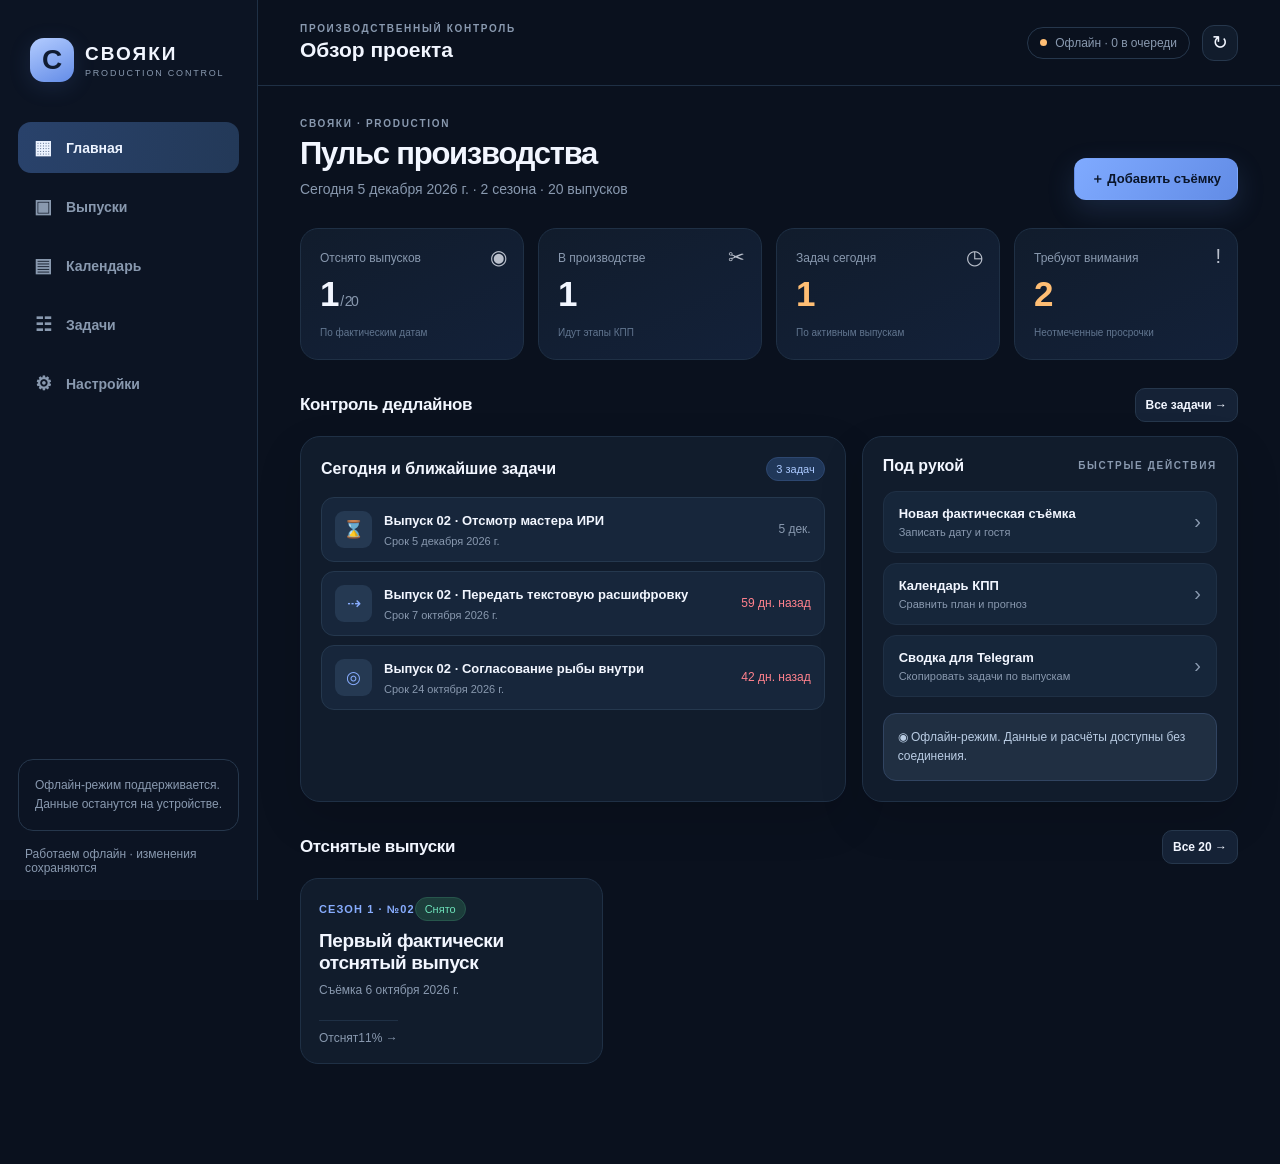
<file: index.html>
<!doctype html>
<html lang="ru">
<head>
  <meta charset="utf-8" />
  <meta name="viewport" content="width=device-width, initial-scale=1, viewport-fit=cover, user-scalable=no" />
  <meta name="theme-color" content="#0a111e" />
  <meta name="apple-mobile-web-app-capable" content="yes" />
  <meta name="apple-mobile-web-app-status-bar-style" content="black-translucent" />
  <meta name="apple-mobile-web-app-title" content="СВОяки" />
  <meta name="description" content="Офлайн-календарь производства выпусков «СВОяки»: дедлайны, КПП, монтаж и синхронизация." />
  <!-- Keep the invited Safari URL as the Home Screen launch URL on iOS. -->
  <link rel="icon" href="./icons/favicon-192.png" />
  <link rel="apple-touch-icon" href="./icons/icon-180.png" />
  <link rel="stylesheet" href="./styles.css" />
  <title>СВОяки — Production Control</title>
</head>
<body>
  <div class="shell" id="shell">
    <aside class="sidebar" aria-label="Навигация">
      <div class="brand brand-sidebar"><div class="brand-mark">С</div><div><strong>СВОЯКИ</strong><small>PRODUCTION CONTROL</small></div></div>
      <nav class="side-navigation" id="side-navigation"></nav>
      <div class="sidebar-bottom"><div class="side-note">Офлайн-режим поддерживается.<br/>Данные останутся на устройстве.</div><div class="side-sync" id="desktop-sync">Подключение...</div></div>
    </aside>
    <div class="workspace">
      <header class="topbar">
        <div class="brand brand-mobile"><div class="brand-mark">С</div><div><strong>СВОЯКИ</strong><small>PRODUCTION CONTROL</small></div></div>
        <div class="head-copy"><span class="eyebrow">ПРОИЗВОДСТВЕННЫЙ КОНТРОЛЬ</span><span id="page-title">Обзор проекта</span></div>
        <div class="header-actions"><span class="status-chip" id="connection-chip"><span class="status-dot"></span>Загрузка</span><button class="circle-btn" id="sync-button" type="button" title="Синхронизировать" aria-label="Синхронизировать"><span class="icon">↻</span></button></div>
      </header>
      <main id="view" class="view" aria-live="polite"><div class="splash"><div class="spinner"></div><p>Загружаем локальный календарь…</p></div></main>
    </div>
    <nav class="mobile-nav" id="mobile-navigation" aria-label="Разделы приложения"></nav>
  </div>
  <div id="modal-root"></div><div id="toast-root" role="status" aria-live="polite"></div>
  <script>window.SVOYAKI_STATIC_MODE = false;</script>
  <script src="./app.js" type="module"></script>
</body>
</html>
</file>
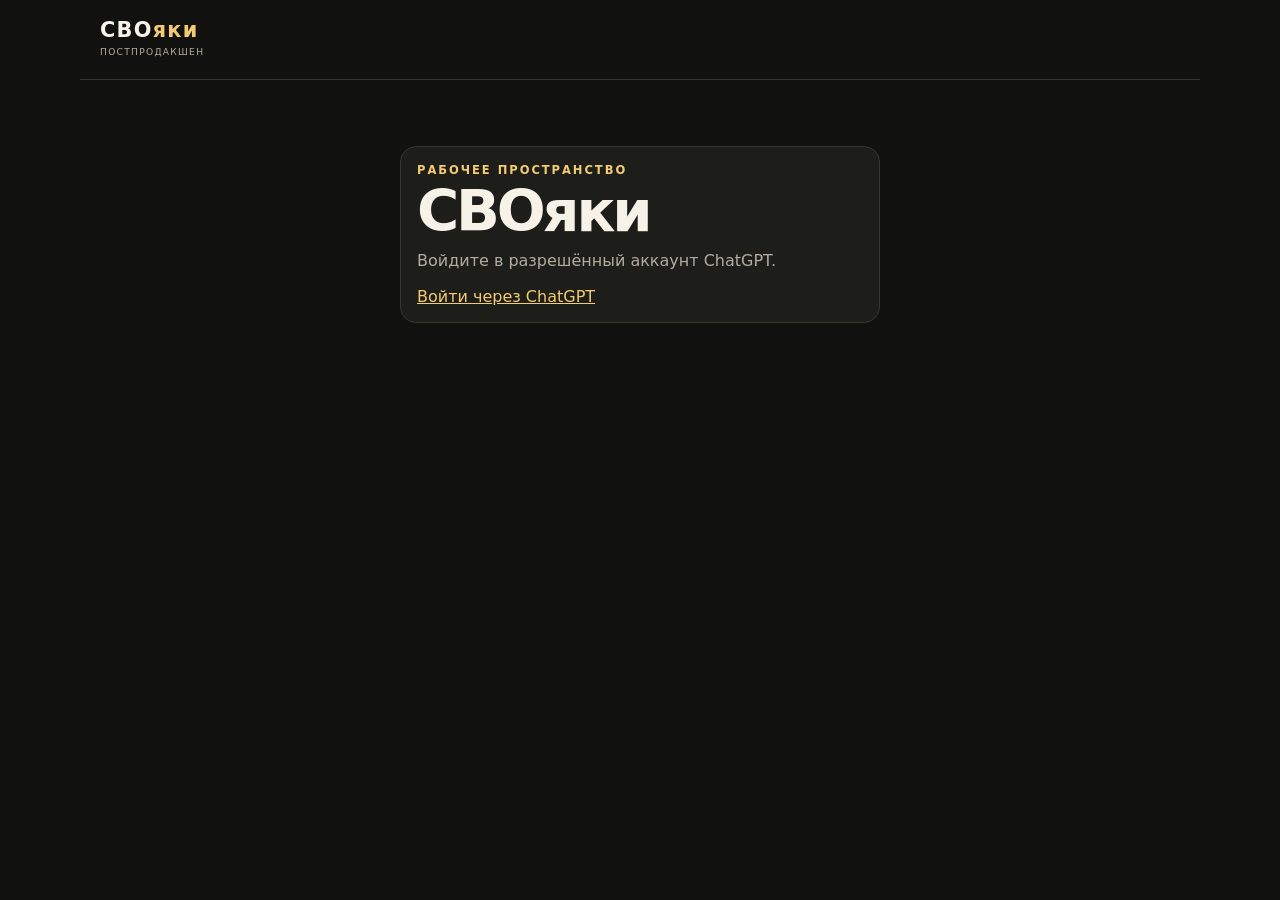
<file: postproduction/index.html>
<!doctype html><html lang="ru"><head><meta charset="utf-8"><meta name="viewport" content="width=device-width,initial-scale=1,viewport-fit=cover"><meta name="theme-color" content="#11110f"><meta name="apple-mobile-web-app-capable" content="yes"><meta name="robots" content="noindex,nofollow"><meta name="referrer" content="no-referrer"><meta http-equiv="Content-Security-Policy" content="default-src 'self'; connect-src https://svoyaki-postproduction.v7gfckmnr2.chatgpt.site; object-src 'none'; base-uri 'none'; form-action 'none'"><title>СВОяки — постпродакшен</title><link rel="manifest" href="./manifest.webmanifest"><link rel="apple-touch-icon" href="./icon.png"><link rel="stylesheet" href="./styles.css?v=19"></head>
<body><div id="workspace-scroll" tabindex="0"><header><button id="home" class="brand" aria-label="На главную"><b>СВО<span>яки</span></b><small>ПОСТПРОДАКШЕН</small></button><span id="sync" role="status"></span></header><main id="main" aria-live="polite"><p>Открываем рабочее пространство…</p></main></div><nav id="nav" aria-label="Разделы" hidden><button data-page="home">Обзор</button><button data-page="episodes">Выпуски</button><button data-page="graph">График</button><button data-page="calendar">Календарный план</button><button data-page="settings">Команда</button></nav><dialog id="dialog"></dialog><div id="toast" role="status"></div><script type="module" src="./app.mjs?v=20"></script></body></html>
</file>
<file: styles.css>
:root{color-scheme:dark;--bg:#0a111e;--nav:#0c1423;--surface:#111c2c;--panel:#152236;--panel-2:#1a2b43;--stroke:#26374c;--stroke-soft:#1f3045;--text:#f2f6ff;--muted:#8999af;--muted-2:#61758f;--blue:#88adff;--blue-2:#365895;--success:#6de1b9;--warning:#ffbe74;--danger:#ff818d;--radius:20px;--shadow:0 18px 45px rgba(0,0,0,.14);font-family:-apple-system,BlinkMacSystemFont,"SF Pro Display","Segoe UI",Arial,sans-serif;-webkit-font-smoothing:antialiased}
*{box-sizing:border-box}body{margin:0;background:var(--bg);color:var(--text);min-height:100vh;padding-top:env(safe-area-inset-top,0px)}button,input,textarea,select{font:inherit}button{cursor:pointer}button:disabled{opacity:.45;cursor:not-allowed}input,textarea,select{outline:none}button:focus-visible,input:focus-visible,textarea:focus-visible,select:focus-visible{outline:2px solid var(--blue);outline-offset:2px}a{color:var(--blue)}.shell{min-height:100vh;display:flex}.sidebar{width:258px;flex:none;background:var(--nav);border-right:1px solid var(--stroke-soft);padding:30px 18px 25px;display:flex;flex-direction:column;position:sticky;height:100vh;top:0}.brand{display:flex;align-items:center;gap:11px}.brand-mark{width:44px;height:44px;background:linear-gradient(155deg,#b3ccff,#638ce7);color:#101c32;display:grid;place-items:center;border-radius:14px;font-weight:900;font-size:28px;box-shadow:0 5px 22px rgba(93,132,219,.15)}.brand strong{display:block;font-size:19px;letter-spacing:2px}.brand small{display:block;margin-top:3px;color:var(--muted);font-size:9px;letter-spacing:1.8px}.brand-sidebar{margin:8px 12px 40px}.brand-mobile{display:none}.side-navigation{display:grid;gap:8px}.nav-button{border:0;background:transparent;color:var(--muted);display:flex;gap:13px;align-items:center;padding:14px 15px;border-radius:13px;font-weight:650;text-align:left;font-size:14px}.nav-button.active{background:linear-gradient(95deg,#29426b,#233958);color:#ecf3ff}.nav-symbol{width:20px;font-size:19px;display:inline-grid;place-items:center}.sidebar-bottom{margin-top:auto;display:grid;gap:16px}.side-note{padding:16px;font-size:12px;line-height:1.6;border:1px solid var(--stroke);border-radius:15px;color:var(--muted)}.side-sync{color:var(--muted);font-size:12px;padding:0 7px}.workspace{flex:1;min-width:0}.topbar{height:86px;padding:20px 42px;display:flex;align-items:center;justify-content:space-between;border-bottom:1px solid var(--stroke-soft);gap:14px}.head-copy{display:grid;gap:4px;font-size:21px;font-weight:760}.eyebrow,.overline{font-size:10px;letter-spacing:1.7px;font-weight:750;color:var(--muted);text-transform:uppercase}.header-actions{display:flex;align-items:center;gap:12px}.status-chip{display:inline-flex;align-items:center;gap:8px;border:1px solid var(--stroke);border-radius:99px;color:var(--muted);font-size:12px;padding:8px 12px;white-space:nowrap}.status-dot{width:7px;height:7px;border-radius:50%;background:var(--muted)}.status-chip.online .status-dot{background:var(--success)}.status-chip.offline .status-dot{background:var(--warning)}.circle-btn{width:36px;height:36px;display:grid;place-items:center;border-radius:12px;background:var(--surface);border:1px solid var(--stroke);color:var(--text);font-size:19px}.circle-btn:hover{background:var(--panel)}.view{max-width:1320px;margin:0 auto;padding:32px 42px 100px}.page-head{display:flex;align-items:end;justify-content:space-between;gap:18px;margin-bottom:28px}.page-head h1{font-size:31px;letter-spacing:-1.25px;line-height:1.15;margin:7px 0}.page-head p{font-size:14px;color:var(--muted);margin:0;line-height:1.5}.actions{display:flex;flex-wrap:wrap;align-items:center;gap:8px}.btn{border:1px solid var(--stroke);border-radius:12px;padding:11px 16px;color:var(--text);background:var(--panel);font-size:13px;font-weight:700;display:inline-flex;gap:8px;align-items:center;justify-content:center;white-space:nowrap;min-height:42px}.btn:hover{background:var(--panel-2)}.btn-primary{background:linear-gradient(125deg,#7faaff,#628ce6);border-color:transparent;color:#0a1529;box-shadow:0 10px 28px rgba(97,137,217,.18)}.btn-primary:hover{background:#a6c2ff}.btn-soft{background:#1b2b43;color:var(--blue)}.btn-danger{background:rgba(255,129,141,.07);color:var(--danger);border-color:rgba(255,129,141,.25)}.btn-sm{padding:7px 10px;font-size:12px;min-height:34px;border-radius:10px}.section-title{display:flex;justify-content:space-between;align-items:center;gap:10px;margin:28px 0 14px}.section-title h2{font-size:17px;letter-spacing:-.35px;margin:0}.section-title small{color:var(--muted);font-size:12px}.stats-grid{display:grid;grid-template-columns:repeat(4,minmax(0,1fr));gap:14px}.stat{position:relative;min-height:127px;background:linear-gradient(155deg,var(--surface),#132139);border:1px solid var(--stroke-soft);border-radius:18px;padding:19px;overflow:hidden}.stat .stat-icon{position:absolute;top:16px;right:16px;font-size:20px;opacity:.75}.stat .number{display:block;font-size:35px;letter-spacing:-1.6px;font-weight:800;margin:8px 0}.stat .title{font-size:12px;color:var(--muted)}.stat .tiny{font-size:10px;color:var(--muted-2)}.stat.warn .number{color:var(--warning)}.stat.positive .number{color:var(--success)}.grid-two{display:grid;grid-template-columns:minmax(0,1.45fr) minmax(290px,1fr);gap:16px}.panel{background:var(--surface);border:1px solid var(--stroke-soft);border-radius:var(--radius);padding:20px;box-shadow:var(--shadow)}.panel-header{display:flex;justify-content:space-between;gap:8px;align-items:center;margin-bottom:16px}.panel-header h3{font-size:16px;margin:0}.tag{display:inline-flex;align-items:center;gap:5px;padding:5px 9px;border:1px solid var(--stroke);border-radius:99px;color:var(--muted);font-size:11px;white-space:nowrap}.tag.success{background:#1c3d3b;color:var(--success);border-color:#27564c}.tag.warning{background:#473123;color:var(--warning);border-color:#62452a}.tag.danger{background:#422b36;color:var(--danger);border-color:#664250}.tag.blue{background:#203759;color:#abc9ff;border-color:#2d4770}.task-list{display:grid;gap:9px}.task{display:flex;align-items:center;gap:12px;background:#17263b;border:1px solid #25384e;border-radius:13px;padding:13px 13px}.task-marker{flex:none;border-radius:9px;background:#253952;color:var(--blue);width:37px;height:37px;display:grid;place-items:center;font-size:17px}.task-info{min-width:0;flex:1}.task-name{font-size:13px;font-weight:700;line-height:1.4}.task-secondary{font-size:11px;color:var(--muted);margin-top:5px}.task-time{text-align:right;color:var(--muted);font-size:12px;white-space:nowrap}.task-time.overdue{color:var(--danger)}.empty{padding:25px 17px;text-align:center;color:var(--muted);font-size:13px;line-height:1.7;border:1px dashed var(--stroke);border-radius:13px}.notice-card{padding:14px;background:#202f42;border:1px solid #314461;border-radius:13px;font-size:12px;color:#b9cce3;line-height:1.6}.quick-links{display:grid;gap:10px}.quick-link{display:flex;justify-content:space-between;align-items:center;border-radius:13px;padding:14px 15px;background:#16263a;border:1px solid var(--stroke-soft);text-align:left;color:var(--text)}.quick-link div strong{display:block;font-size:13px}.quick-link div small{display:block;color:var(--muted);margin-top:5px;font-size:11px}.quick-link .arrow{color:var(--muted);font-size:20px}.episode-grid{display:grid;grid-template-columns:repeat(3,minmax(0,1fr));gap:14px}.episode-card{background:var(--surface);border:1px solid var(--stroke-soft);border-radius:18px;padding:18px;text-align:left;color:var(--text);min-height:178px;display:flex;flex-direction:column;gap:9px;transition:transform .12s,border-color .12s}.episode-card:hover{transform:translateY(-2px);border-color:#426193}.episode-card h3{font-size:19px;letter-spacing:-.4px;margin:0}.episode-card .muted{font-size:12px;color:var(--muted)}.episode-top{display:flex;justify-content:space-between;align-items:center}.episode-number{font-size:11px;font-weight:850;letter-spacing:1.1px;color:var(--blue)}.episode-footer{margin-top:auto;display:flex;justify-content:space-between;align-items:center;padding-top:10px;font-size:12px;color:var(--muted);border-top:1px solid var(--stroke-soft)}.progress-track{height:5px;background:#263a54;border-radius:10px;overflow:hidden}.progress-value{height:100%;background:linear-gradient(90deg,#609eea,#78d1d7)}.segmented{display:inline-flex;padding:4px;background:var(--surface);border:1px solid var(--stroke);border-radius:12px;gap:3px}.segmented button{border:0;background:transparent;color:var(--muted);font-size:12px;font-weight:700;border-radius:8px;padding:9px 12px}.segmented button.active{background:#2b4060;color:var(--text)}.search-input{background:var(--panel);border:1px solid var(--stroke);border-radius:12px;padding:12px 15px;color:var(--text);min-width:190px;font-size:13px}.search-input::placeholder{color:var(--muted-2)}.filters{display:flex;flex-wrap:wrap;gap:9px;justify-content:space-between;align-items:center;margin:20px 0}.issue-banner{display:flex;gap:10px;align-items:flex-start;padding:14px;border-radius:13px;background:rgba(255,190,116,.07);border:1px solid rgba(255,190,116,.22);color:#edcba7;font-size:12px;line-height:1.6;margin:16px 0}.timeline{display:grid;gap:8px}.stage{display:grid;grid-template-columns:8px minmax(0,1fr) auto;gap:12px;align-items:center;background:var(--surface);border:1px solid var(--stroke-soft);border-radius:14px;min-height:71px;padding:9px 12px 9px 0;text-align:left;color:var(--text)}.stage .bar{height:40px;border-radius:0 4px 4px 0;background:#7899d0}.stage .bar.shoot{background:#91b8ff}.stage .bar.editing{background:#7e9eff}.stage .bar.iri{background:#e1b274}.stage .bar.approval{background:#d7a06a}.stage .bar.sound{background:#a68df0}.stage .bar.color{background:#7ed3cb}.stage .bar.master{background:#94d2aa}.stage .bar.delivery{background:#63d5b3}.stage-main{min-width:0}.stage-main strong{font-size:12px;display:block}.stage-main small{display:block;color:var(--muted);font-size:11px;margin-top:5px;line-height:1.45}.stage-meta{text-align:right;display:grid;justify-items:end;gap:5px}.stage-meta .date{font-size:12px;font-weight:750}.stage-meta .stage-state{font-size:10px;color:var(--muted)}.stage.done{opacity:.66}.stage.done .stage-state{color:var(--success)}.stage.uncertain .stage-state{color:var(--warning)}.episode-summary{display:grid;grid-template-columns:repeat(4,1fr);gap:12px;margin:20px 0}.mini-stat{padding:14px;border-radius:13px;border:1px solid var(--stroke);background:var(--surface)}.mini-stat small{display:block;color:var(--muted);font-size:11px}.mini-stat strong{display:block;margin-top:9px;font-size:18px}.mini-stat strong.positive{color:var(--success)}.mini-stat strong.negative{color:var(--danger)}.small-note{font-size:12px;color:var(--muted);line-height:1.7}.legend{display:flex;flex-wrap:wrap;gap:12px;font-size:11px;color:var(--muted)}.legend i{display:inline-block;width:7px;height:7px;margin-right:5px;border-radius:50%}.calendar-header{display:flex;justify-content:space-between;align-items:center;margin:12px 0 18px}.calendar-header .month{font-size:19px;font-weight:780;text-transform:capitalize}.month-controls{display:flex;gap:5px}.month-controls button{width:38px;height:38px;background:var(--panel);border:1px solid var(--stroke);color:var(--text);border-radius:10px}.calendar-grid{display:grid;grid-template-columns:repeat(7,minmax(0,1fr));gap:7px}.weekday{text-align:center;color:var(--muted);font-size:11px;font-weight:700;margin-bottom:4px}.calday{border:1px solid var(--stroke-soft);background:var(--surface);border-radius:12px;min-height:89px;text-align:left;padding:10px 8px;color:var(--text)}.calday.outside{opacity:.32}.calday.selected{border-color:var(--blue);background:#203656}.calday.today .day-number{color:var(--blue)}.calday .day-number{font-weight:750;font-size:13px}.cal-dots{display:flex;gap:4px;flex-wrap:wrap;margin-top:13px}.cal-dots i{width:6px;height:6px;border-radius:50%;background:#7eaaff}.cal-dots i.warn{background:var(--warning)}.cal-dots i.critical{background:var(--danger)}.legend-row{display:flex;gap:12px;align-items:center}.calendar-details{margin-top:22px}.settings-grid{display:grid;grid-template-columns:repeat(2,minmax(0,1fr));gap:15px}.field{display:grid;gap:7px;margin:0}.field label{color:#b8c8db;font-size:12px;font-weight:700}.field input,.field textarea,.field select{color:var(--text);background:#0f1b2d;border:1px solid #34455a;border-radius:10px;padding:12px;min-width:0;width:100%;font-size:14px}.field textarea{resize:vertical;min-height:72px;line-height:1.5}.form-grid{display:grid;grid-template-columns:repeat(2,minmax(0,1fr));gap:15px}.form-grid .wide{grid-column:1/-1}.form-section-title{font-size:14px;margin:11px 0 0}.banner{padding:16px;border-radius:13px;background:#203451;border:1px solid #375778;color:#c4d6f2;font-size:12px;line-height:1.6}.codeblock{background:#07111f;padding:11px;border-radius:10px;color:#c9e0fe;font-size:11px;overflow-wrap:anywhere;line-height:1.6}.modal-cover{position:fixed;inset:0;background:rgba(3,9,20,.76);z-index:100;display:grid;place-items:center;padding:20px;backdrop-filter:blur(9px)}.modal{width:min(560px,100%);max-height:min(92dvh,820px);background:#142138;border:1px solid #33465f;border-radius:23px;padding:25px;box-shadow:0 25px 100px rgba(0,0,0,.45);display:flex;flex-direction:column;overflow:auto}.modal-heading{display:flex;align-items:start;justify-content:space-between;gap:12px;margin-bottom:20px}.modal-heading h3{margin:0;font-size:20px}.modal-heading p{color:var(--muted);font-size:12px;line-height:1.55;margin:6px 0 0}.modal-footer{display:flex;justify-content:flex-end;gap:8px;margin-top:20px}.toast{position:fixed;bottom:30px;right:25px;z-index:200;max-width:min(420px,calc(100vw - 40px));background:#253c59;border:1px solid #52729b;padding:14px 18px;border-radius:12px;color:#eff5ff;box-shadow:0 20px 60px #0009;font-size:13px;line-height:1.5}.splash{display:grid;place-items:center;min-height:50vh;color:var(--muted);font-size:13px}.spinner{width:30px;height:30px;border:3px solid var(--stroke);border-top-color:var(--blue);border-radius:50%;animation:spin 1s linear infinite;margin-bottom:12px}@keyframes spin{to{transform:rotate(360deg)}}.mobile-nav{display:none}.hide{display:none!important}.text-success{color:var(--success)}.text-warning{color:var(--warning)}.text-danger{color:var(--danger)}.text-muted{color:var(--muted)}.kbd{font-size:11px;background:#203450;border-radius:8px;padding:5px 8px;color:var(--blue)}
@media(max-width:1140px){.stats-grid{grid-template-columns:repeat(2,minmax(0,1fr))}.episode-grid{grid-template-columns:repeat(2,minmax(0,1fr))}.view{padding:25px 25px 100px}.topbar{padding:20px 25px}}
@media(max-width:770px){.sidebar{display:none}.workspace{width:100%}.brand-mobile{display:flex}.brand-mobile .brand-mark{width:38px;height:38px;font-size:23px;border-radius:12px}.brand-mobile strong{font-size:17px}.brand-mobile small{font-size:8px}.head-copy{display:none}.topbar{height:78px;padding:14px 17px;border-bottom:0}.status-chip{font-size:10px;padding:7px 10px}.view{padding:14px 16px calc(106px + env(safe-area-inset-bottom,0px))}.page-head{margin-bottom:19px}.page-head h1{font-size:27px;margin:5px 0}.page-head p{font-size:12px}.page-head .btn{padding:9px 12px;min-height:37px;font-size:11px}.stats-grid{gap:9px}.stat{min-height:111px;padding:14px}.stat .number{font-size:31px;margin:8px 0 6px}.stat .title{font-size:11px}.grid-two{grid-template-columns:1fr;gap:12px}.panel{padding:15px;border-radius:17px}.section-title{margin-top:23px}.episode-grid{grid-template-columns:1fr;gap:10px}.episode-card{min-height:154px}.episode-summary{grid-template-columns:repeat(2,minmax(0,1fr));gap:9px}.mini-stat{padding:12px}.mini-stat strong{font-size:16px}.settings-grid{grid-template-columns:1fr}.mobile-nav{position:fixed;display:flex;z-index:50;bottom:0;left:0;right:0;justify-content:space-around;gap:3px;padding:10px 8px calc(8px + env(safe-area-inset-bottom,0px));background:rgba(12,20,35,.95);border-top:1px solid var(--stroke);backdrop-filter:blur(20px)}.mobile-nav button{background:transparent;color:var(--muted);border:0;display:grid;justify-items:center;gap:4px;min-width:50px;padding:6px 5px;font-size:10px;font-weight:700}.mobile-nav button.active{color:var(--blue)}.mobile-nav .nav-symbol{font-size:21px}.calendar-grid{gap:4px}.calday{padding:8px 5px;min-height:73px;border-radius:9px}.calday .day-number{font-size:12px}.cal-dots{margin-top:10px;gap:3px}.cal-dots i{width:5px;height:5px}.filters{gap:7px}.segmented button{padding:8px 9px;font-size:11px}.search-input{width:100%}.modal-cover{align-items:end;padding:0}.modal{max-height:94dvh;width:100%;border-radius:23px 23px 0 0;padding:22px 18px calc(25px + env(safe-area-inset-bottom,0px))}.form-grid{grid-template-columns:1fr;gap:12px}.form-grid .wide{grid-column:auto}.toast{bottom:calc(88px + env(safe-area-inset-bottom,0px));left:16px;right:16px;max-width:none}.task{gap:9px;padding:11px}.task-marker{width:32px;height:32px;font-size:15px}.task-name{font-size:12px}.stage-main strong{font-size:11px}}
@media(max-width:370px){.status-chip{max-width:88px;overflow:hidden}.stat .number{font-size:26px}.page-head h1{font-size:24px}.calday{min-height:66px}.cal-dots i{width:4px;height:4px}}
</file>
<file: postproduction/styles.css>
:root{color-scheme:dark;--bg:#11110f;--card:#1d1d19;--line:#38372e;--text:#f7f2e8;--muted:#b3ad9f;--accent:#f3cb73;--bad:#ffa798;font-family:system-ui,-apple-system,sans-serif}*{box-sizing:border-box}body{margin:0;background:var(--bg);color:var(--text)}button,input,textarea,select{font:inherit}button,a{touch-action:manipulation}button{background:#2b2a23;color:var(--text);border:1px solid var(--line);border-radius:12px;padding:.65rem .9rem;min-height:44px;cursor:pointer}button:hover{border-color:var(--accent)}button.primary{background:var(--accent);color:#201707;border-color:var(--accent);font-weight:700}a{color:var(--accent);overflow-wrap:anywhere}header{max-width:1120px;margin:auto;padding:1.1rem 1.25rem;display:flex;justify-content:space-between;align-items:center;border-bottom:1px solid var(--line)}.brand{border:0;background:transparent;padding:0;text-align:left;display:grid;letter-spacing:.08em}.brand b{font-size:1.3rem}.brand span,.eyebrow{color:var(--accent)}.brand small{font-size:.57rem;color:var(--muted)}main{max-width:1120px;margin:auto;padding:1.5rem 1.25rem 2rem}h1{font-size:clamp(2rem,6vw,3.6rem);letter-spacing:-.055em;margin:.3rem 0 .5rem;line-height:1.03}h2{font-size:1.3rem;margin:1.5rem 0 .8rem}h3{margin:.2rem 0 .4rem;font-size:1.05rem}p{margin:.35rem 0 .85rem;line-height:1.52}.eyebrow{font-size:.72rem;font-weight:700;letter-spacing:.17em}.muted,#sync,small{color:var(--muted)}#sync{font-size:.78rem;text-align:right}.grid{display:grid;grid-template-columns:repeat(auto-fit,minmax(min(240px,100%),1fr));gap:.8rem}.card,.panel{display:block;border:1px solid var(--line);background:var(--card);border-radius:16px;padding:1rem;text-align:left;min-width:0}.card b,.stat strong{display:block}.stat strong{font-size:2rem;color:var(--accent)}.row{display:flex;gap:.65rem;align-items:center;flex-wrap:wrap}.split{display:flex;gap:.65rem;justify-content:space-between;align-items:center;flex-wrap:wrap}.pill{font-size:.72rem;color:var(--accent);padding:.3rem .55rem;border:1px solid var(--line);border-radius:20px;display:inline-block}.danger{color:var(--bad)}.notice{border-left:3px solid var(--accent);padding:.6rem .75rem;background:var(--card);margin:.8rem 0}.stack{display:grid;gap:.6rem}.stage{display:flex;gap:.6rem;align-items:center;background:var(--card);border:1px solid var(--line);border-radius:14px;padding:.4rem .65rem}.stage>button:not(.check){flex:1;min-width:0;text-align:left;background:transparent;border:0;display:grid;gap:.28rem;padding:.55rem .25rem}.check{min-width:44px;padding:.45rem;color:var(--accent)}.done .check{background:var(--accent);color:#221907}.fields{display:grid;gap:.8rem}label{display:grid;gap:.3rem;font-size:.9rem}input,textarea,select{width:100%;background:#151512;border:1px solid var(--line);color:var(--text);border-radius:10px;padding:.65rem;min-height:44px;font-size:16px}input:focus,textarea:focus,select:focus{outline:2px solid var(--accent);outline-offset:1px}textarea{min-height:82px}.narrow{max-width:480px;margin:1.6rem auto}nav{display:flex;justify-content:center;gap:.35rem;padding:.55rem max(.55rem,env(safe-area-inset-right)) calc(.55rem + env(safe-area-inset-bottom)) max(.55rem,env(safe-area-inset-left));background:#181814;border-top:1px solid var(--line)}nav[hidden]{display:none}nav button{background:transparent;border-color:transparent;padding:.55rem .7rem;font-size:.85rem}nav button[aria-current]{color:var(--accent);border-color:var(--line);background:var(--card)}dialog{width:min(94vw,510px);border:1px solid var(--line);border-radius:16px;padding:1.15rem;background:var(--card);color:var(--text);max-height:85dvh}dialog::backdrop{background:#000b}#toast:empty{display:none}#toast{position:fixed;bottom:5rem;left:50%;transform:translateX(-50%);width:min(90vw,440px);background:#f3cb73;color:#1c170e;padding:.65rem .9rem;border-radius:12px;z-index:5}.search{max-width:350px}.actions{margin-top:1rem}.tagline{max-width:600px}@media(min-width:720px){main{padding-top:2.5rem}nav{gap:1rem}}

.season-picker{display:grid;grid-template-columns:repeat(2,minmax(0,1fr));gap:.65rem;margin:1.35rem 0}
.season-picker button{text-align:left;display:grid;gap:.3rem;padding:.8rem 1rem;min-width:0}
.season-picker button[aria-pressed=true]{border-color:var(--accent);background:#30291d;color:var(--accent)}
.season-picker small{font-size:.75rem}
.release-toolbar{margin:1.15rem 0;align-items:flex-start}
.release-toolbar .search{flex:1;min-width:0}
.add-release{display:inline-grid;place-items:center;width:44px;height:44px;padding:0;flex:none;font-size:1.4rem;line-height:1}
.graph-scale{display:flex;justify-content:space-between;padding:0 .35rem;margin:1.4rem 0 .65rem;color:var(--muted);font-size:.72rem;font-variant-numeric:tabular-nums}
.graph-grid{display:grid;grid-template-columns:repeat(2,minmax(0,1fr));gap:.8rem}
.graph-row{display:grid;gap:.7rem;text-align:left;min-width:0;background:var(--card);padding:.9rem 1rem;border-radius:16px}
.graph-heading,.graph-caption{display:flex;justify-content:space-between;align-items:center;gap:.6rem;min-width:0}
.graph-heading>span:first-child{display:grid;gap:.2rem;min-width:0}
.graph-heading strong{overflow-wrap:anywhere}
.graph-heading small{font-size:.67rem;letter-spacing:.09em}
.graph-percent{font-size:1.25rem;font-weight:750;color:var(--accent);white-space:nowrap;font-variant-numeric:tabular-nums}
.graph-percent.complete{color:#a8d8ad}
.graph-caption{color:var(--muted);font-size:.82rem}
.graph-caption small{white-space:nowrap}
.graph-row progress{display:block;appearance:none;width:100%;height:9px;border:0;border-radius:12px;background:#3a382f;overflow:hidden;accent-color:var(--accent)}
.graph-row progress::-webkit-progress-bar{background:#3a382f;border-radius:12px}
.graph-row progress::-webkit-progress-value{background:var(--accent);border-radius:12px}
.graph-row progress::-moz-progress-bar{background:var(--accent);border-radius:12px}
.graph-row progress.complete::-webkit-progress-value{background:#a8d8ad}
.graph-row progress.complete::-moz-progress-bar{background:#a8d8ad}
@media(max-width:660px){.graph-grid{grid-template-columns:1fr}.season-picker button{padding:.7rem}.season-picker strong{font-size:.85rem}}

.calendar-download{display:flex;flex-wrap:wrap;gap:.6rem;margin:1rem 0 .6rem}
.download{display:inline-flex;align-items:center;justify-content:center;min-height:44px;padding:.65rem .9rem;border:1px solid var(--line);border-radius:12px;color:var(--text);background:#2b2a23;text-decoration:none}
.download.primary{background:var(--accent);color:#201707;border-color:var(--accent);font-weight:700}
.download:hover{border-color:var(--accent)}
.calendar-card{display:grid;gap:.65rem}
.calendar-dates{display:grid;gap:.65rem}
.calendar-dates>span{display:grid;gap:.2rem;font-variant-numeric:tabular-nums}
.calendar-dates>span>span{font-size:.82rem}


.editor-panel{margin-bottom:.65rem}
[data-editor-name][hidden]{display:none}
.card-editor{display:block;margin-top:.25rem}


/* The page stays still while the workspace has its own scroll area. */
html,body{height:100%;overflow:hidden;overscroll-behavior:none}
body{height:100svh;display:grid;grid-template-rows:minmax(0,1fr) auto}
#workspace-scroll{overflow:auto;overscroll-behavior:contain}
nav button{line-height:1.15}
nav button[data-page=calendar]{max-width:105px}
@media(max-width:560px){
  nav{display:grid;grid-template-columns:repeat(3,minmax(0,1fr)) minmax(0,1.5fr) minmax(0,1fr);gap:.125rem}
  nav button{min-width:0;max-width:none;padding:.35rem .1rem;font-size:.72rem}
}
@media(max-width:340px){
  nav button{font-size:.65rem}
}
</file>
